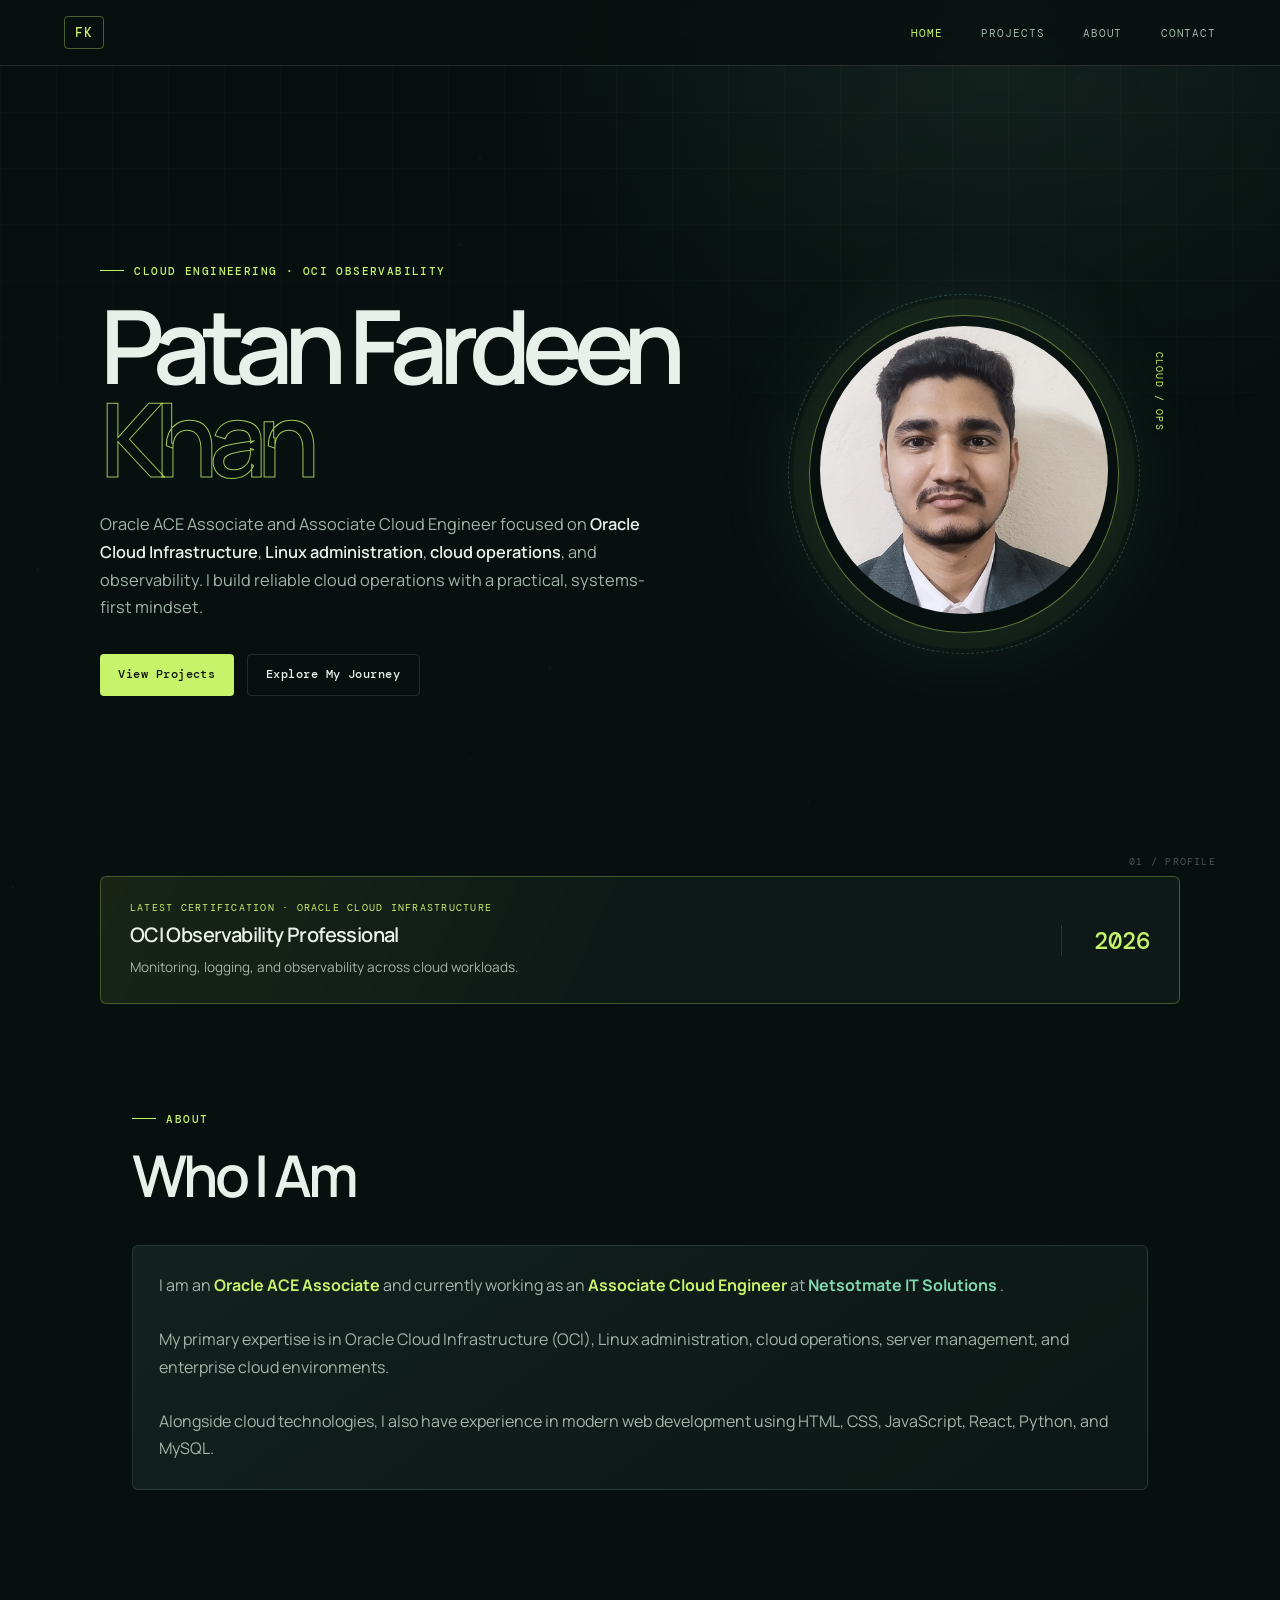
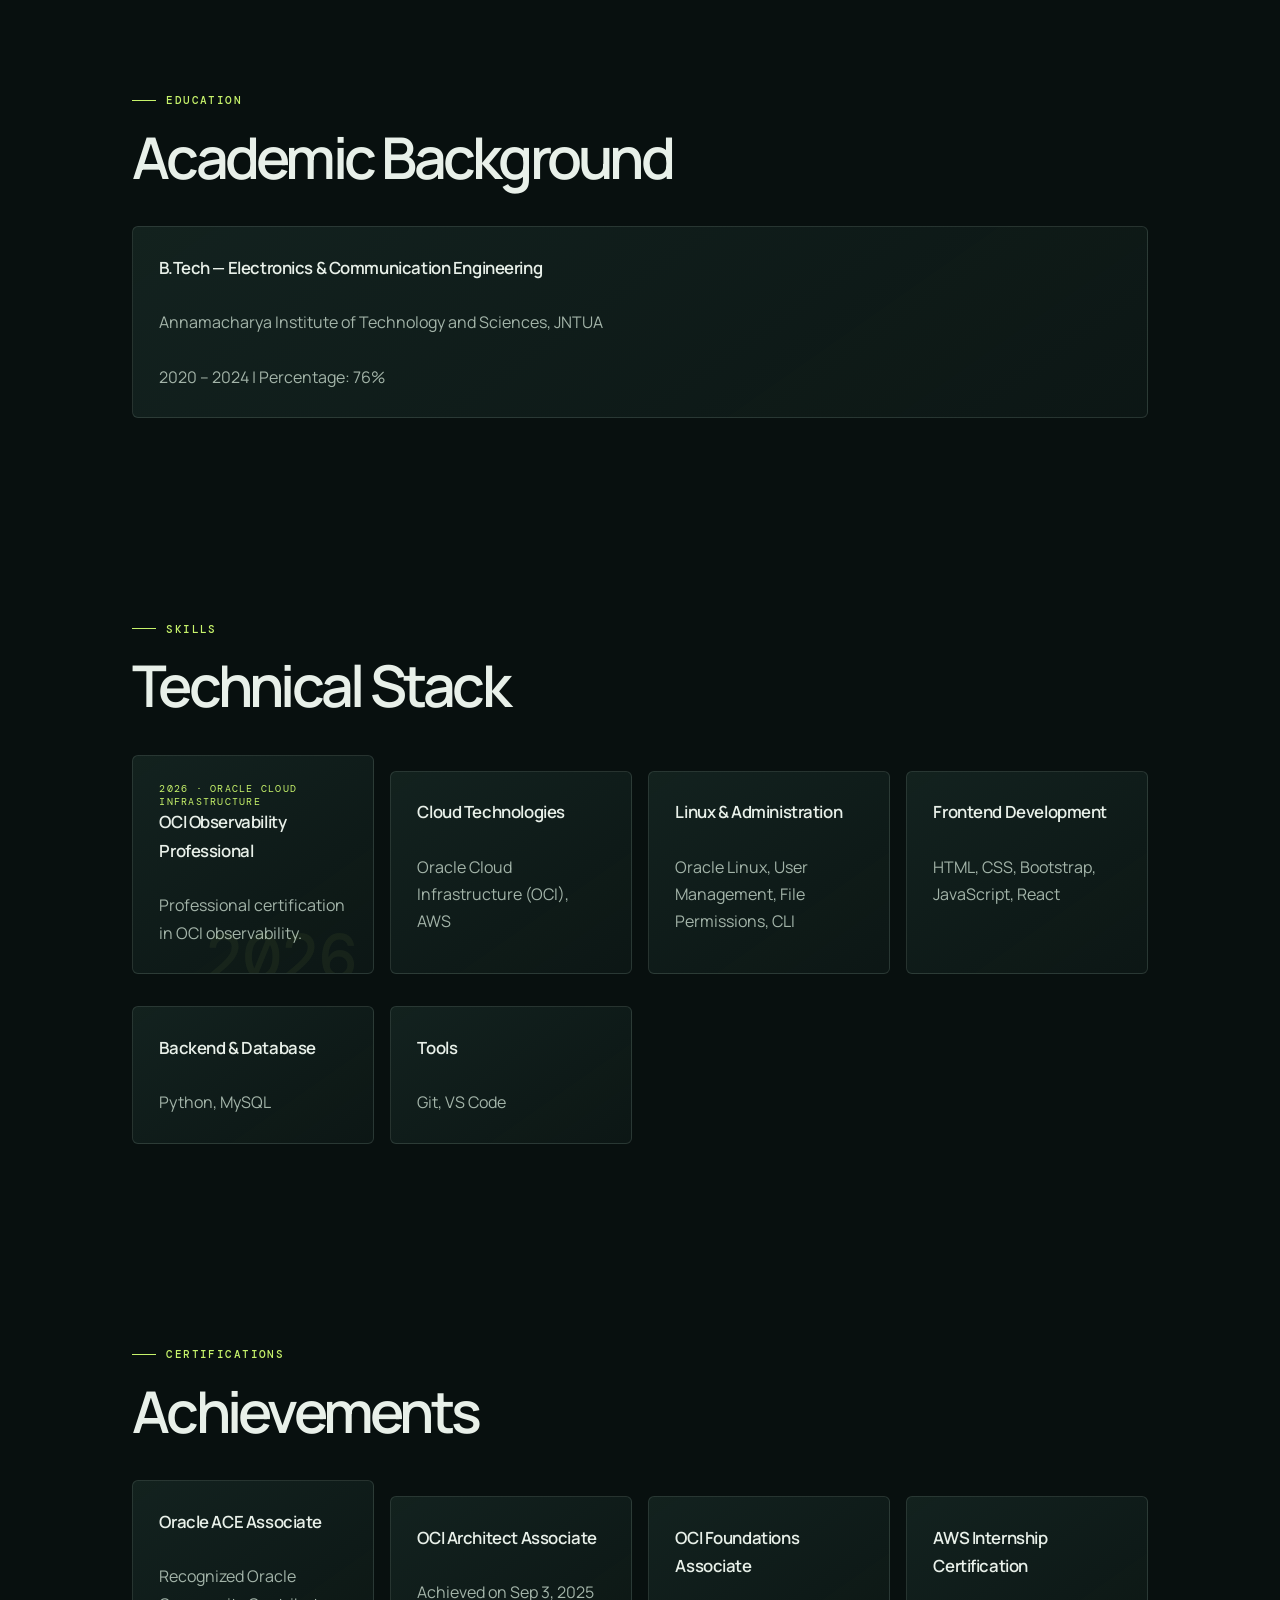
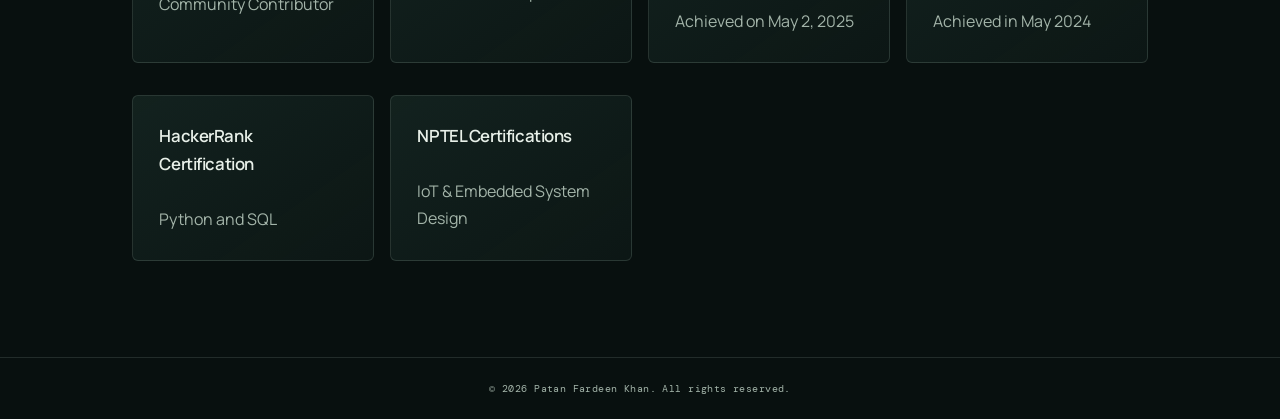
<file: index.html>
<!DOCTYPE html>
<html lang="en">
<head>
  <meta charset="UTF-8" />
  <meta name="viewport" content="width=device-width, initial-scale=1.0"/>

  <title>Patan Fardeen Khan | Cloud & Observability Engineer</title>

  <meta name="description" content="Portfolio of Patan Fardeen Khan, Oracle ACE Associate and Associate Cloud Engineer specializing in OCI, cloud operations, and observability.">
  <meta property="og:type" content="website">
  <meta property="og:title" content="Patan Fardeen Khan | Cloud & Observability Engineer">
  <meta property="og:description" content="Explore Patan Fardeen Khan’s cloud engineering projects, OCI certifications, and observability experience.">
  <meta property="og:url" content="https://patanfardeenkhan.github.io/FardeenKhan-Portfolio/">
  <meta property="og:image" content="https://patanfardeenkhan.github.io/FardeenKhan-Portfolio/images/profile-crop.png">

  <link rel="icon" href="images/icons8-portfolio-50.ico" type="image/x-icon">

  <link rel="preconnect" href="https://fonts.googleapis.com">
  <link rel="preconnect" href="https://fonts.gstatic.com" crossorigin>

  <link href="https://fonts.googleapis.com/css2?family=Syne:wght@400;600;700;800&family=DM+Sans:wght@300;400;500;700&display=swap" rel="stylesheet">

  <link rel="stylesheet" href="css/observability.css">
</head>

<body>

  <!-- PARTICLE BACKGROUND -->
  <canvas id="bg-canvas"></canvas>

  <!-- HEADER -->

  <header>

    <div class="nav-logo">
      FK
    </div>

    <nav>
      <a href="index.html" class="active">Home</a>
      <a href="projects.html">Projects</a>
      <a href="about.html">About</a>
      <a href="contact.html">Contact</a>
    </nav>

  </header>

  <main>

    <!-- HERO -->

    <section class="hero">

      <div class="hero-inner">

        <div class="hero-text reveal">

          <div class="section-label">
          CLOUD ENGINEERING · OCI OBSERVABILITY
          </div>

          <h1 class="hero-name">
            Patan Fardeen
            <span class="outline">
              Khan
            </span>
          </h1>

          <p class="hero-desc">

            Oracle ACE Associate and Associate Cloud Engineer focused on
            <strong>Oracle Cloud Infrastructure</strong>,
            <strong>Linux administration</strong>,
            <strong>cloud operations</strong>,
            and observability. I build reliable cloud operations with a
            practical, systems-first mindset.

          </p>

          <div class="hero-ctas">

            <a href="projects.html" class="btn-primary">
              View Projects
            </a>

            <a href="about.html" class="btn-outline">
              Explore My Journey
            </a>

          </div>

        </div>

        <!-- PROFILE -->

        <div class="hero-visual reveal">

          <div class="profile-wrap">

            <img
              src="images/profile-crop.png"
              alt="Patan Fardeen Khan"
              class="profile-pic"
            >

          </div>

        </div>

      </div>

    </section>

    <section class="credential-strip reveal" aria-label="Latest certification">
      <div>
        <div class="credential-kicker">Latest certification · Oracle Cloud Infrastructure</div>
        <h2>OCI Observability Professional</h2>
        <p>Monitoring, logging, and observability across cloud workloads.</p>
      </div>
      <div class="credential-year">2026</div>
    </section>

    <!-- ABOUT -->

    <section class="section reveal">

      <div class="section-label">
        About
      </div>

      <h2 class="section-title">
        Who I Am
      </h2>

      <div class="card">

        <p>

          I am an
          <strong style="color:var(--accent);">
            Oracle ACE Associate
          </strong>
          and currently working as an
          <strong style="color:var(--accent);">
            Associate Cloud Engineer
          </strong>
          at
          <strong style="color:var(--accent2);">
            Netsotmate IT Solutions
          </strong>.

        </p>

        <br>

        <p>

          My primary expertise is in
          Oracle Cloud Infrastructure (OCI),
          Linux administration,
          cloud operations,
          server management,
          and enterprise cloud environments.

        </p>

        <br>

        <p>

          Alongside cloud technologies,
          I also have experience in modern web development using
          HTML, CSS, JavaScript, React, Python, and MySQL.

        </p>

      </div>

    </section>

    <!-- EDUCATION -->

    <section class="section reveal">

      <div class="section-label">
        Education
      </div>

      <h2 class="section-title">
        Academic Background
      </h2>

      <div class="card">

        <h3>
          B.Tech — Electronics & Communication Engineering
        </h3>

        <br>

        <p>
          Annamacharya Institute of Technology and Sciences, JNTUA
        </p>

        <br>

        <p>
          2020 – 2024 | Percentage: 76%
        </p>

      </div>

    </section>

    <!-- SKILLS -->

    <section class="section reveal">

      <div class="section-label">
        Skills
      </div>

      <h2 class="section-title">
        Technical Stack
      </h2>

      <div class="project-grid">

        <div class="card credential-card">
          <div class="credential-kicker">2026 · Oracle Cloud Infrastructure</div>
          <h3>OCI Observability Professional</h3>
          <br>
          <p>Professional certification in OCI observability.</p>
        </div>

        <div class="card">
          <h3>Cloud Technologies</h3>
          <br>
          <p>Oracle Cloud Infrastructure (OCI), AWS</p>
        </div>

        <div class="card">
          <h3>Linux & Administration</h3>
          <br>
          <p>Oracle Linux, User Management, File Permissions, CLI</p>
        </div>

        <div class="card">
          <h3>Frontend Development</h3>
          <br>
          <p>HTML, CSS, Bootstrap, JavaScript, React</p>
        </div>

        <div class="card">
          <h3>Backend & Database</h3>
          <br>
          <p>Python, MySQL</p>
        </div>

        <div class="card">
          <h3>Tools</h3>
          <br>
          <p>Git, VS Code</p>
        </div>

      </div>

    </section>

    <!-- CERTIFICATIONS -->

    <section class="section reveal">

      <div class="section-label">
        Certifications
      </div>

      <h2 class="section-title">
        Achievements
      </h2>

      <div class="project-grid">

        <div class="card">
          <h3>Oracle ACE Associate</h3>
          <br>
          <p>Recognized Oracle Community Contributor</p>
        </div>

        <div class="card">
          <h3>OCI Architect Associate</h3>
          <br>
          <p>Achieved on Sep 3, 2025</p>
        </div>

        <div class="card">
          <h3>OCI Foundations Associate</h3>
          <br>
          <p>Achieved on May 2, 2025</p>
        </div>

        <div class="card">
          <h3>AWS Internship Certification</h3>
          <br>
          <p>Achieved in May 2024</p>
        </div>

        <div class="card">
          <h3>HackerRank Certification</h3>
          <br>
          <p>Python and SQL</p>
        </div>

        <div class="card">
          <h3>NPTEL Certifications</h3>
          <br>
          <p>IoT & Embedded System Design</p>
        </div>

      </div>

    </section>

  </main>

  <!-- FOOTER -->

  <footer>

    <p>
      &copy; 2026 Patan Fardeen Khan. All rights reserved.
    </p>

  </footer>

  <script src="js/script.js"></script>

</body>
</html>
</file>
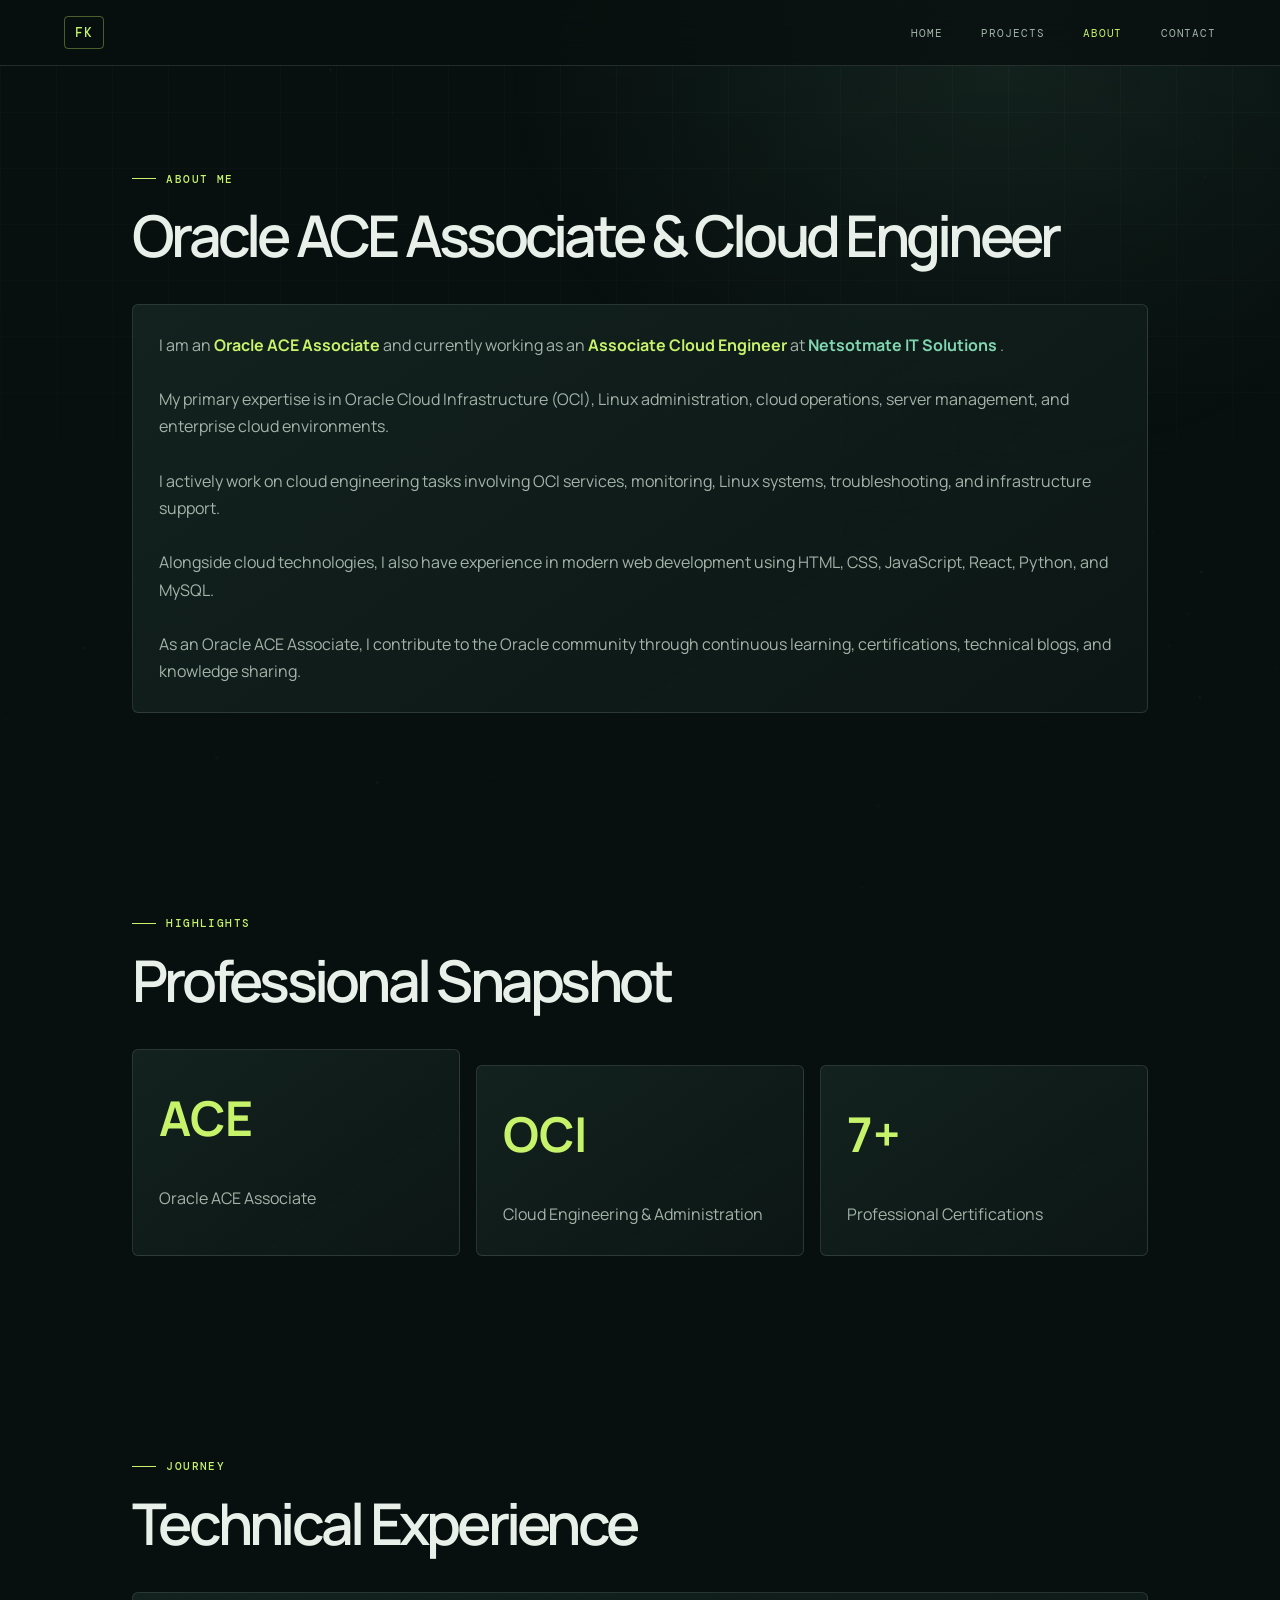
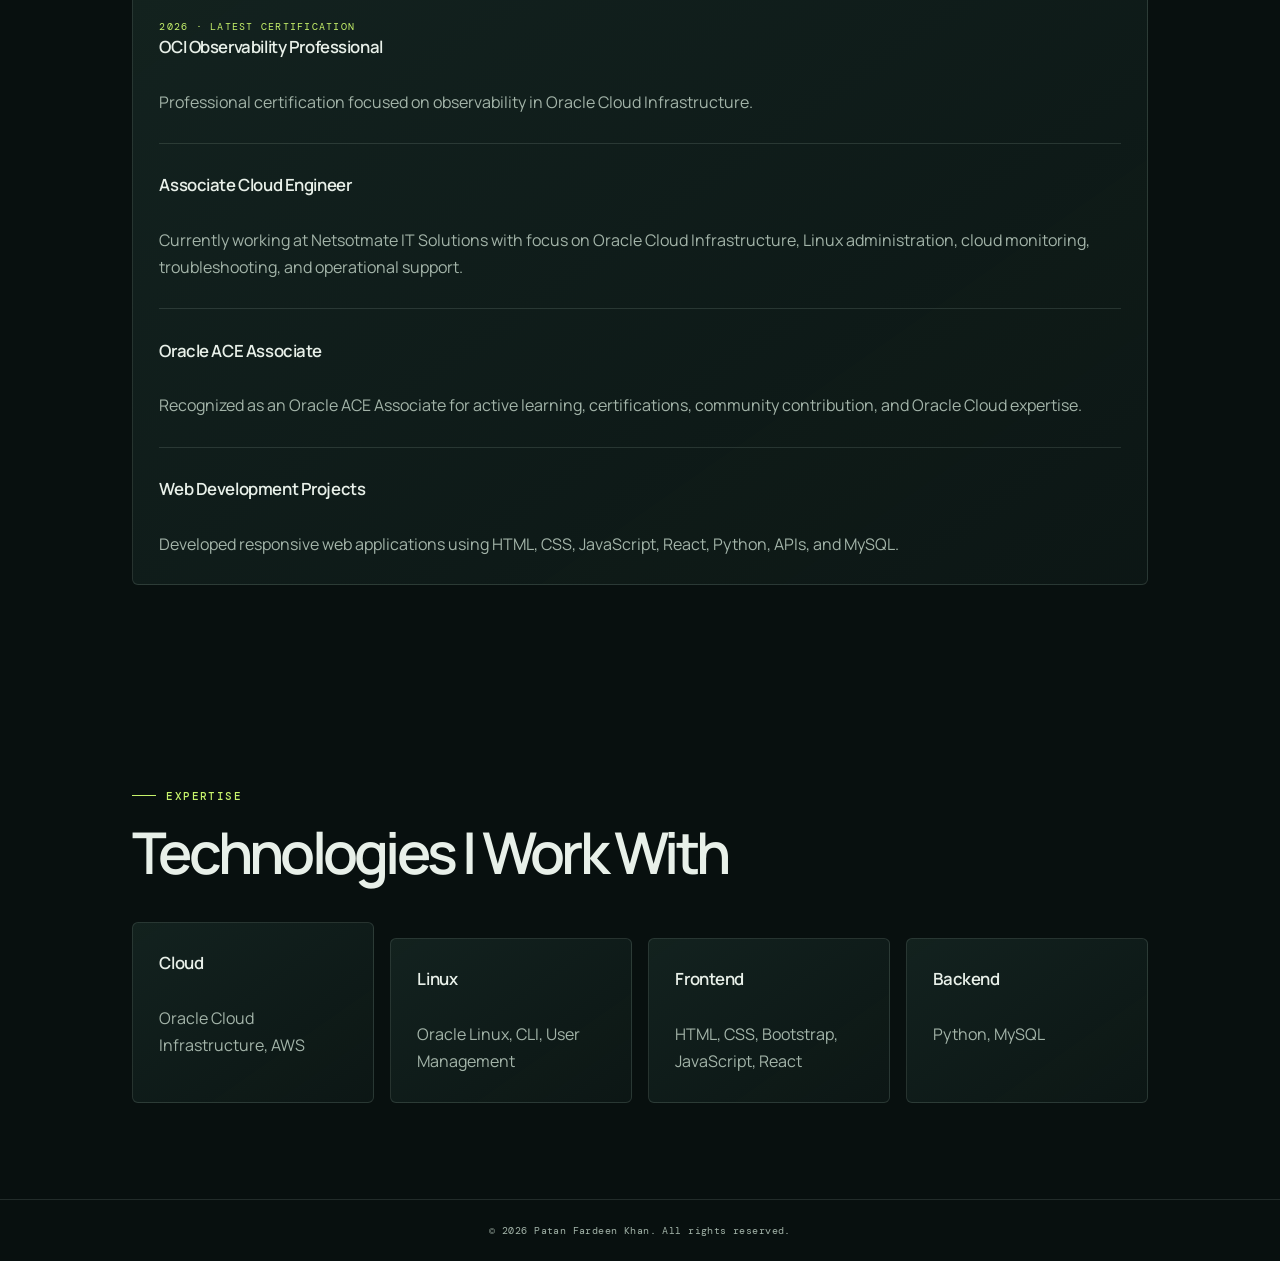
<file: about.html>
<!DOCTYPE html>
<html lang="en">

<head>

  <meta charset="UTF-8" />
  <meta name="viewport" content="width=device-width, initial-scale=1.0"/>

  <title>About | Patan Fardeen Khan</title>

  <link rel="icon" href="images/icons8-portfolio-50.ico">

  <link rel="preconnect" href="https://fonts.googleapis.com">
  <link rel="preconnect" href="https://fonts.gstatic.com" crossorigin>

  <link href="https://fonts.googleapis.com/css2?family=Syne:wght@400;600;700;800&family=DM+Sans:wght@300;400;500;700&display=swap" rel="stylesheet">

  <link rel="stylesheet" href="css/observability.css">

</head>

<body>

  <canvas id="bg-canvas"></canvas>

  <!-- HEADER -->

  <header>

    <div class="nav-logo">
      FK
    </div>

    <nav>
      <a href="index.html">Home</a>
      <a href="projects.html">Projects</a>
      <a href="about.html" class="active">About</a>
      <a href="contact.html">Contact</a>
    </nav>

  </header>

  <main>

    <!-- HERO -->

    <section class="section" style="padding-top:10rem;">

      <div class="section-label reveal">
        About Me
      </div>

      <h1 class="section-title reveal">
        Oracle ACE Associate & Cloud Engineer
      </h1>

      <div class="card reveal">

        <p>

          I am an
          <strong style="color:var(--accent);">
            Oracle ACE Associate
          </strong>
          and currently working as an
          <strong style="color:var(--accent);">
            Associate Cloud Engineer
          </strong>
          at
          <strong style="color:var(--accent2);">
            Netsotmate IT Solutions
          </strong>.

        </p>

        <br>

        <p>

          My primary expertise is in
          Oracle Cloud Infrastructure (OCI),
          Linux administration,
          cloud operations,
          server management,
          and enterprise cloud environments.

        </p>

        <br>

        <p>

          I actively work on cloud engineering tasks involving
          OCI services, monitoring, Linux systems,
          troubleshooting, and infrastructure support.

        </p>

        <br>

        <p>

          Alongside cloud technologies,
          I also have experience in modern web development using
          HTML, CSS, JavaScript, React, Python, and MySQL.

        </p>

        <br>

        <p>

          As an Oracle ACE Associate,
          I contribute to the Oracle community through
          continuous learning, certifications,
          technical blogs, and knowledge sharing.

        </p>

      </div>

    </section>

    <!-- STATS -->

    <section class="section reveal">

      <div class="section-label">
        Highlights
      </div>

      <h2 class="section-title">
        Professional Snapshot
      </h2>

      <div class="project-grid">

        <div class="card">

          <h2 style="font-size:3rem; color:var(--accent);">
            ACE
          </h2>

          <br>

          <p>
            Oracle ACE Associate
          </p>

        </div>

        <div class="card">

          <h2 style="font-size:3rem; color:var(--accent);">
            OCI
          </h2>

          <br>

          <p>
            Cloud Engineering & Administration
          </p>

        </div>

        <div class="card">

          <h2 style="font-size:3rem; color:var(--accent);">
            7+
          </h2>

          <br>

          <p>
            Professional Certifications
          </p>

        </div>

      </div>

    </section>

    <!-- JOURNEY -->

    <section class="section reveal">

      <div class="section-label">
        Journey
      </div>

      <h2 class="section-title">
        Technical Experience
      </h2>

      <div class="card">

        <div class="credential-kicker">2026 · Latest certification</div>
        <h3>OCI Observability Professional</h3>
        <br>
        <p>Professional certification focused on observability in Oracle Cloud Infrastructure.</p>
        <br>
        <hr>
        <br>

        <h3>
          Associate Cloud Engineer
        </h3>

        <br>

        <p>

          Currently working at Netsotmate IT Solutions
          with focus on Oracle Cloud Infrastructure,
          Linux administration, cloud monitoring,
          troubleshooting, and operational support.

        </p>

        <br>

        <hr style="border-color:var(--border);">

        <br>

        <h3>
          Oracle ACE Associate
        </h3>

        <br>

        <p>

          Recognized as an Oracle ACE Associate
          for active learning, certifications,
          community contribution, and Oracle Cloud expertise.

        </p>

        <br>

        <hr style="border-color:var(--border);">

        <br>

        <h3>
          Web Development Projects
        </h3>

        <br>

        <p>

          Developed responsive web applications
          using HTML, CSS, JavaScript, React,
          Python, APIs, and MySQL.

        </p>

      </div>

    </section>

    <!-- SKILLS -->

    <section class="section reveal">

      <div class="section-label">
        Expertise
      </div>

      <h2 class="section-title">
        Technologies I Work With
      </h2>

      <div class="project-grid">

        <div class="card">
          <h3>Cloud</h3>
          <br>
          <p>Oracle Cloud Infrastructure, AWS</p>
        </div>

        <div class="card">
          <h3>Linux</h3>
          <br>
          <p>Oracle Linux, CLI, User Management</p>
        </div>

        <div class="card">
          <h3>Frontend</h3>
          <br>
          <p>HTML, CSS, Bootstrap, JavaScript, React</p>
        </div>

        <div class="card">
          <h3>Backend</h3>
          <br>
          <p>Python, MySQL</p>
        </div>

      </div>

    </section>

  </main>

  <!-- FOOTER -->

  <footer>

    <p>
      &copy; 2026 Patan Fardeen Khan. All rights reserved.
    </p>

  </footer>

  <script src="js/script.js"></script>

</body>
</html>
</file>
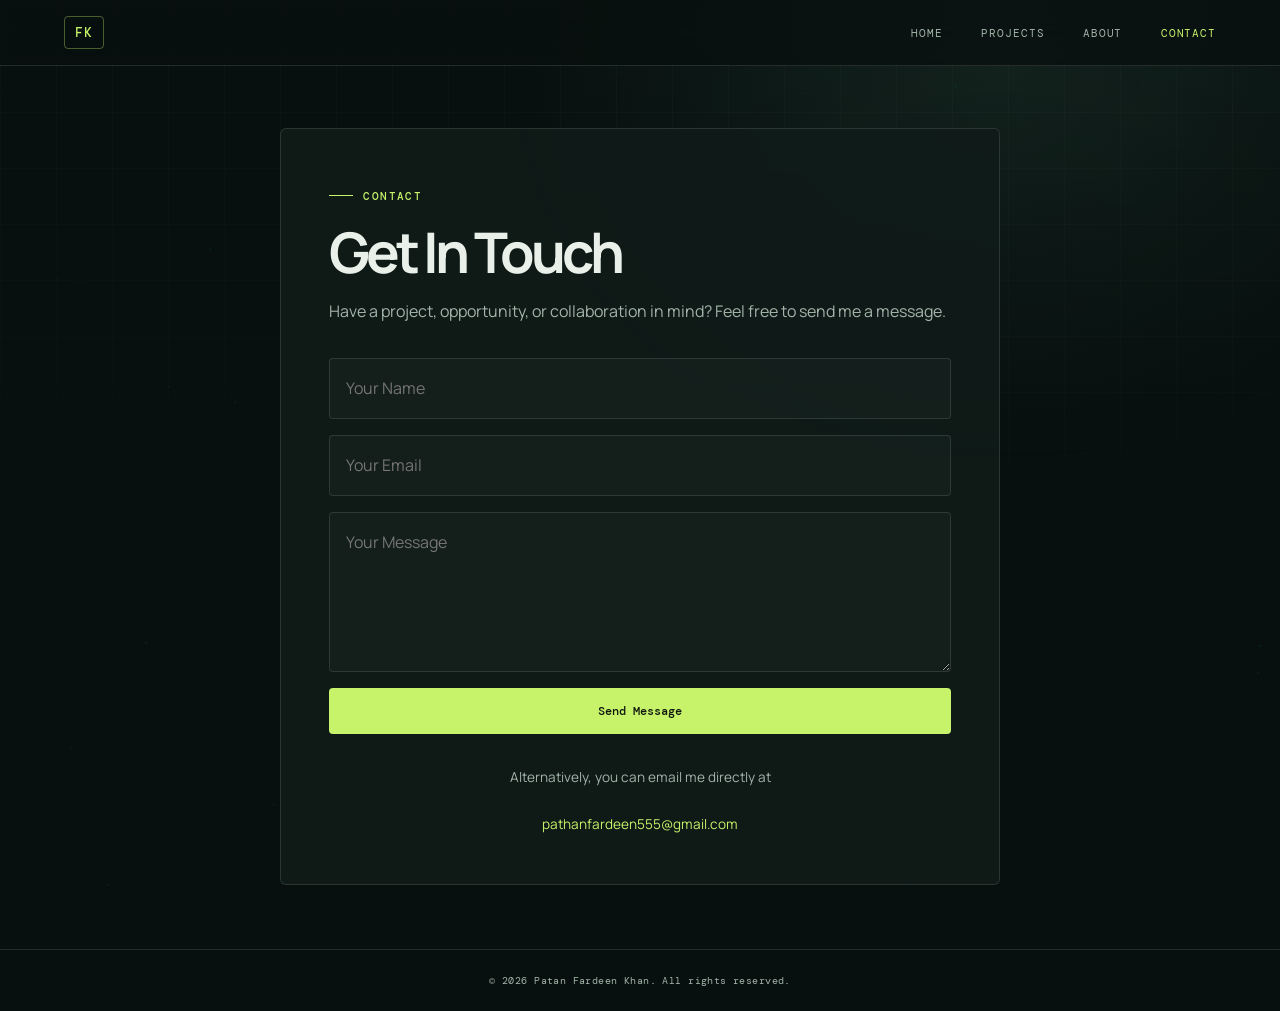
<file: contact.html>
<!DOCTYPE html>
<html lang="en">

<head>

  <meta charset="UTF-8" />
  <meta name="viewport" content="width=device-width, initial-scale=1.0"/>

  <title>Contact | Patan Fardeen Khan</title>

  <link rel="icon" href="images/icons8-portfolio-50.ico">

  <link rel="preconnect" href="https://fonts.googleapis.com">
  <link rel="preconnect" href="https://fonts.gstatic.com" crossorigin>

  <link href="https://fonts.googleapis.com/css2?family=Syne:wght@400;600;700;800&family=DM+Sans:wght@300;400;500;700&display=swap" rel="stylesheet">

  <link rel="stylesheet" href="css/observability.css">

</head>

<body>

  <canvas id="bg-canvas"></canvas>

  <!-- HEADER -->

  <header>

    <div class="nav-logo">
      FK
    </div>

    <nav>
      <a href="index.html">Home</a>
      <a href="projects.html">Projects</a>
      <a href="about.html">About</a>
      <a href="contact.html" class="active">Contact</a>
    </nav>

  </header>

  <!-- CONTACT SECTION -->

  <section class="contact-section">

    <div class="contact-wrapper reveal">

      <div class="contact-card">

        <div class="section-label">
          Contact
        </div>

        <h2>
          Get In Touch
        </h2>

        <p>
          Have a project, opportunity, or collaboration in mind?
          Feel free to send me a message.
        </p>

        <form id="contact-form" novalidate>

          <input
            id="name"
            type="text"
            name="name"
            placeholder="Your Name"
            required
          >

          <input
            id="email"
            type="email"
            name="email"
            placeholder="Your Email"
            required
          >

          <textarea
            id="message"
            name="message"
            placeholder="Your Message"
            required
          ></textarea>

          <button type="submit">
            Send Message
          </button>

        </form>

        <div
          id="form-feedback"
          aria-live="polite"
          class="form-feedback"
        ></div>

        <div class="contact-email">

          Alternatively, you can email me directly at

          <br><br>

          <a href="mailto:pathanfardeen555@gmail.com">
            pathanfardeen555@gmail.com
          </a>

        </div>

      </div>

    </div>

  </section>

  <footer>

    <p>
      &copy; 2026 Patan Fardeen Khan. All rights reserved.
    </p>

  </footer>

  <script src="js/script.js"></script>

</body>
</html>
</file>
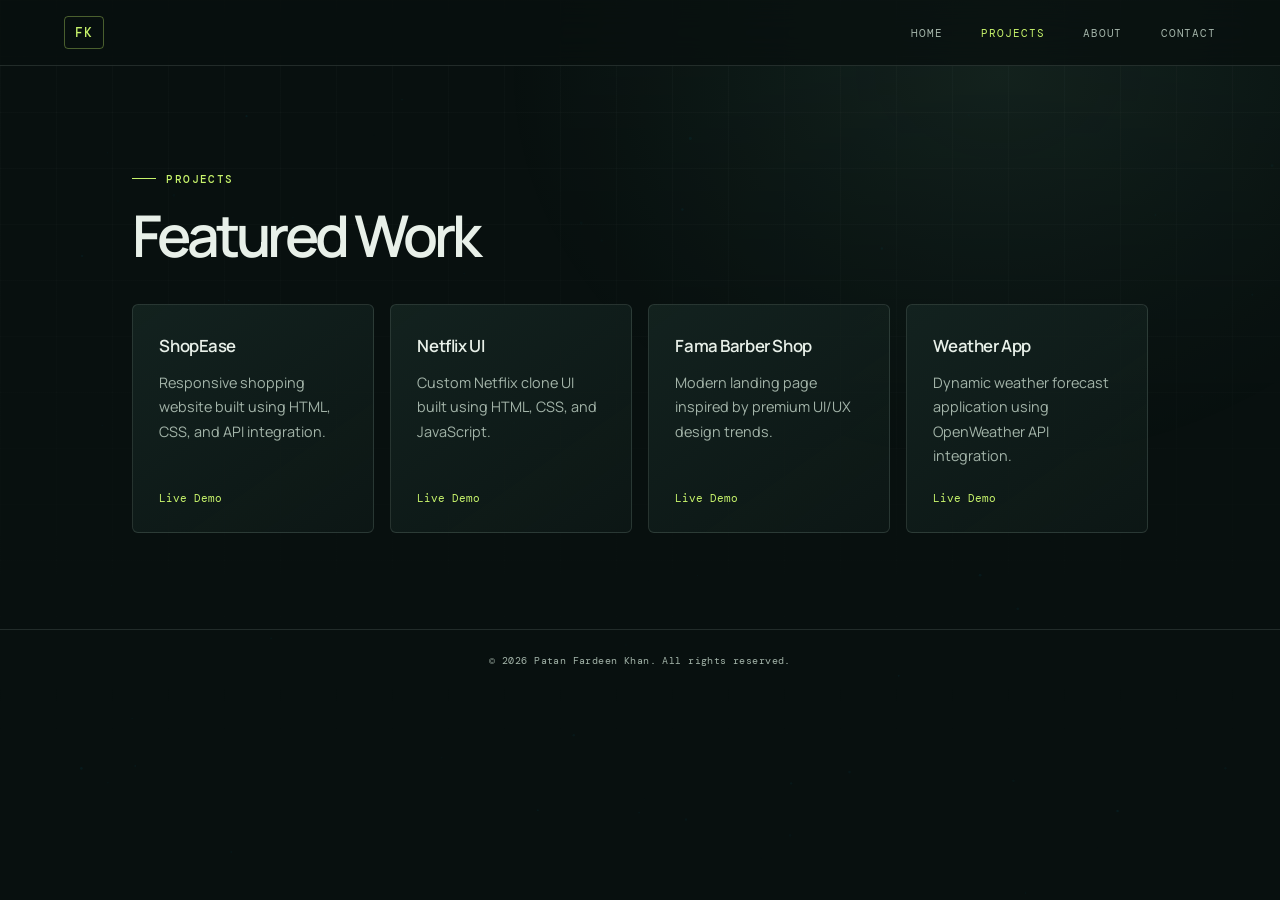
<file: projects.html>
<!DOCTYPE html>
<html lang="en">

<head>

  <meta charset="UTF-8">
  <meta name="viewport" content="width=device-width, initial-scale=1.0">

  <title>Projects | Patan Fardeen Khan</title>

  <link rel="icon" href="images/icons8-portfolio-50.ico">

  <!-- GOOGLE FONTS -->

  <link rel="preconnect" href="https://fonts.googleapis.com">
  <link rel="preconnect" href="https://fonts.gstatic.com" crossorigin>

  <link href="https://fonts.googleapis.com/css2?family=Syne:wght@400;600;700;800&family=DM+Sans:wght@300;400;500;700&display=swap" rel="stylesheet">

  <link rel="stylesheet" href="css/observability.css">

</head>

<body>

  <!-- PARTICLE BACKGROUND -->

  <canvas id="bg-canvas"></canvas>

  <!-- HEADER -->

  <header>

    <div class="nav-logo">
      FK
    </div>

    <nav>
      <a href="index.html">Home</a>
      <a href="projects.html" class="active">Projects</a>
      <a href="about.html">About</a>
      <a href="contact.html">Contact</a>
    </nav>

  </header>

  <main>

    <!-- PROJECT SECTION -->

    <section class="section" style="padding-top:10rem;">

      <div class="section-label reveal">
        Projects
      </div>

      <h1 class="section-title reveal">
        Featured Work
      </h1>

      <div class="project-grid reveal">

        <!-- PROJECT 1 -->

        <div class="project-card">

          <h3>
            ShopEase
          </h3>

          <p>
            Responsive shopping website built using
            HTML, CSS, and API integration.
          </p>

          <div class="project-links">

            <a
              href="https://patanfardeenkhan.github.io/Shop-ease/"
              target="_blank"
            >
              Live Demo
            </a>

          </div>

        </div>

        <!-- PROJECT 2 -->

        <div class="project-card">

          <h3>
            Netflix UI
          </h3>

          <p>
            Custom Netflix clone UI built using
            HTML, CSS, and JavaScript.
          </p>

          <div class="project-links">

            <a
              href="https://patanfardeenkhan.github.io/Netflix-Ui/"
              target="_blank"
            >
              Live Demo
            </a>

          </div>

        </div>

        <!-- PROJECT 3 -->

        <div class="project-card">

          <h3>
            Fama Barber Shop
          </h3>

          <p>
            Modern landing page inspired by
            premium UI/UX design trends.
          </p>

          <div class="project-links">

            <a
              href="https://fama-barber-site.vercel.app/"
              target="_blank"
            >
              Live Demo
            </a>

          </div>

        </div>

        <!-- PROJECT 4 -->

        <div class="project-card">

          <h3>
            Weather App
          </h3>

          <p>
            Dynamic weather forecast application
            using OpenWeather API integration.
          </p>

          <div class="project-links">

            <a
              href="https://patanfardeenkhan.github.io/weather-app/"
              target="_blank"
            >
              Live Demo
            </a>

          </div>

        </div>

      </div>

    </section>

  </main>

  <!-- FOOTER -->

  <footer>

    <p>
      &copy; 2026 Patan Fardeen Khan. All rights reserved.
    </p>

  </footer>

  <script src="js/script.js"></script>

</body>

</html>
</file>
<file: css/observability.css>
@import url('https://fonts.googleapis.com/css2?family=DM+Mono:wght@400;500&family=Manrope:wght@400;500;600;700;800&display=swap');

:root{--bg:#08100f;--panel:#101c1a;--panel2:#142320;--line:rgba(211,237,222,.13);--ink:#e8f0e9;--muted:#a3b4a9;--lime:#c7f36b;--mint:#80d6b0;--orange:#ff9d5c;--display:'Manrope',sans-serif;--mono:'DM Mono',monospace;--card:rgba(16,28,26,.88);--border:var(--line);--accent:var(--lime);--accent2:var(--mint)}
*{box-sizing:border-box;margin:0;padding:0}html{scroll-behavior:smooth}body{min-height:100vh;background:var(--bg);color:var(--ink);font:16px/1.7 var(--display);overflow-x:hidden}body:before{content:"";position:fixed;inset:0;pointer-events:none;z-index:0;background:radial-gradient(ellipse at 78% 8%,rgba(128,214,176,.10),transparent 35%),linear-gradient(rgba(232,240,233,.025) 1px,transparent 1px),linear-gradient(90deg,rgba(232,240,233,.025) 1px,transparent 1px);background-size:auto,56px 56px,56px 56px;mask-image:linear-gradient(to bottom,black,transparent 85%)}
#bg-canvas{position:fixed;inset:0;width:100%;height:100%;z-index:0;opacity:.12;pointer-events:none}header{position:fixed;inset:0 0 auto;z-index:10;display:flex;align-items:center;justify-content:space-between;padding:1rem max(5vw,24px);background:rgba(8,16,15,.78);backdrop-filter:blur(18px);border-bottom:1px solid var(--line)}.nav-logo{font:500 .8rem var(--mono);letter-spacing:.1em;color:var(--lime);border:1px solid rgba(199,243,107,.35);padding:.45rem .6rem;border-radius:4px}nav{display:flex;gap:clamp(1rem,3vw,2.5rem)}nav a{font:400 .7rem var(--mono);letter-spacing:.08em;text-transform:uppercase;text-decoration:none;color:var(--muted);transition:color .2s}nav a:hover,nav a.active{color:var(--lime)}main{position:relative;z-index:1}.section{position:relative;z-index:1;width:min(1080px,100%);margin:auto;padding:6rem 2rem}.section-label{display:inline-flex;align-items:center;gap:.65rem;color:var(--lime);font:500 .68rem var(--mono);letter-spacing:.13em;text-transform:uppercase;margin-bottom:1.15rem}.section-label:before{content:"";width:24px;height:1px;background:currentColor}.section-title{font-size:clamp(2rem,5vw,3.6rem);font-weight:600;letter-spacing:-.065em;line-height:1.08;margin-bottom:2.4rem}
.hero{min-height:100svh;display:flex;align-items:center;justify-content:center;padding:8rem 2rem 5rem;position:relative}.hero:after{content:"01 / PROFILE";position:absolute;right:max(5vw,24px);bottom:2rem;color:rgba(232,240,233,.3);font: .65rem var(--mono);letter-spacing:.12em}.hero-inner{width:min(1080px,100%);display:grid;grid-template-columns:1.15fr .85fr;gap:4rem;align-items:center}.hero-text{position:relative}.hero-name{font-size:clamp(3.5rem,8vw,7rem);line-height:.91;letter-spacing:-.09em;font-weight:600;margin:.2rem 0 1.6rem}.hero-name .outline{display:block;color:transparent;-webkit-text-stroke:1px rgba(199,243,107,.8)}.hero-desc{max-width:560px;color:var(--muted);font-size:1.02rem;margin-bottom:2rem}.hero-desc strong{color:var(--ink);font-weight:600}.hero-ctas{display:flex;gap:.8rem;flex-wrap:wrap}.btn-primary,.btn-outline{display:inline-flex;align-items:center;justify-content:center;padding:.78rem 1.15rem;border-radius:4px;text-decoration:none;font:500 .72rem var(--mono);letter-spacing:.04em;transition:.2s}.btn-primary{background:var(--lime);color:#10170d}.btn-primary:hover{background:#dcffa0;transform:translateY(-2px)}.btn-outline{border:1px solid var(--line);color:var(--ink)}.btn-outline:hover{border-color:var(--lime);color:var(--lime)}.hero-visual{display:flex;justify-content:center;align-items:center;position:relative;min-height:410px}.profile-wrap{position:relative;width:min(310px,70vw);aspect-ratio:1;border:1px solid rgba(199,243,107,.45);padding:10px;border-radius:50%;box-shadow:0 0 0 16px rgba(199,243,107,.035),0 0 100px rgba(128,214,176,.12)}.profile-wrap:before{content:"CLOUD / OPS";position:absolute;right:-48px;top:36px;color:var(--lime);font: .6rem var(--mono);letter-spacing:.12em;writing-mode:vertical-rl}.profile-wrap:after{content:"";position:absolute;inset:-22px;border:1px dashed rgba(128,214,176,.25);border-radius:50%;animation:spin 48s linear infinite}.profile-pic{width:100%;height:100%;object-fit:cover;border-radius:50%;filter:saturate(.82)}
.credential-strip{position:relative;z-index:1;width:min(1080px,calc(100% - 4rem));margin:-1.5rem auto 0;display:grid;grid-template-columns:1fr auto;gap:2rem;align-items:center;padding:1.5rem 1.8rem;border:1px solid rgba(199,243,107,.28);background:linear-gradient(115deg,rgba(199,243,107,.09),rgba(16,28,26,.82) 50%);border-radius:6px}.credential-kicker{font: .65rem var(--mono);letter-spacing:.12em;text-transform:uppercase;color:var(--lime)}.credential-strip h2{font-size:1.25rem;letter-spacing:-.03em;font-weight:600;margin:.25rem 0}.credential-strip p{color:var(--muted);font-size:.85rem}.credential-year{border-left:1px solid var(--line);padding-left:2rem;color:var(--lime);font:500 1.5rem var(--mono)}
.card,.project-card{background:linear-gradient(145deg,rgba(20,35,32,.94),rgba(13,24,22,.85));border:1px solid var(--line);border-radius:6px;padding:1.65rem;transition:border-color .25s,transform .25s}.card:hover,.project-card:hover{border-color:rgba(199,243,107,.4);transform:translateY(-3px)}.card p,.project-card p{color:var(--muted)}.card h3,.project-card h3{font-size:1.05rem;font-weight:600;letter-spacing:-.025em}.project-grid{display:grid;grid-template-columns:repeat(auto-fit,minmax(230px,1fr));gap:1rem}.project-card{display:flex;flex-direction:column;min-height:210px}.project-card p{margin:.65rem 0 1.4rem;font-size:.9rem}.project-links{margin-top:auto;display:flex;gap:1rem}.project-links a{color:var(--lime);font: .68rem var(--mono);text-decoration:none}.project-links a:hover{text-decoration:underline}.section .card+.card{margin-top:1rem}hr{border:0;border-top:1px solid var(--line)}.credential-card{position:relative;overflow:hidden}.credential-card:after{content:"2026";position:absolute;right:1rem;bottom:-1.6rem;font:500 4rem var(--mono);color:rgba(199,243,107,.055)}
.contact-section{min-height:100vh;display:flex;align-items:center;justify-content:center;padding:8rem 2rem 4rem;position:relative;z-index:1}.contact-wrapper{width:100%;max-width:720px}.contact-card{background:var(--card);border:1px solid var(--line);border-radius:6px;padding:clamp(1.5rem,5vw,3rem)}.contact-card h2{font-size:clamp(2rem,5vw,3.5rem);letter-spacing:-.07em;line-height:1.1;margin-bottom:1rem}.contact-card>p{color:var(--muted);margin-bottom:2rem}form{display:flex;flex-direction:column;gap:1rem}input,textarea{width:100%;background:rgba(255,255,255,.025);border:1px solid var(--line);padding:1rem;border-radius:4px;color:var(--ink);font:inherit;outline:none;transition:border-color .2s}input:focus,textarea:focus{border-color:var(--lime)}textarea{min-height:160px;resize:vertical}button{background:var(--lime);color:#10170d;border:0;padding:.95rem;border-radius:4px;font:500 .76rem var(--mono);cursor:pointer;transition:.2s}button:hover{background:#dcffa0}.form-feedback{margin-top:1rem;text-align:center}.contact-email{margin-top:2rem;text-align:center;color:var(--muted);font-size:.85rem}.contact-email a{color:var(--lime);text-decoration:none}.contact-email a:hover{text-decoration:underline}
footer{position:relative;z-index:1;border-top:1px solid var(--line);padding:1.5rem 2rem;text-align:center;color:var(--muted);font:.65rem var(--mono);letter-spacing:.04em}.reveal{opacity:0;transform:translateY(20px);transition:opacity .7s ease,transform .7s ease}.reveal.visible{opacity:1;transform:translateY(0)}@keyframes spin{to{transform:rotate(360deg)}}
@media(max-width:760px){header{padding:.85rem 1.1rem}nav{gap:.8rem}nav a{font-size:.61rem}.hero{padding:7rem 1.4rem 4rem;min-height:auto}.hero-inner{grid-template-columns:1fr;gap:2rem;text-align:center}.hero-text{grid-row:1}.hero-visual{grid-row:2;min-height:290px}.hero-name{font-size:clamp(3.4rem,16vw,6rem)}.hero-desc{margin-inline:auto}.hero-ctas{justify-content:center}.profile-wrap{width:220px}.section{padding:4rem 1.35rem}.credential-strip{width:calc(100% - 2.7rem);grid-template-columns:1fr auto;gap:1rem;padding:1.2rem}.credential-year{padding-left:1rem}.project-grid{grid-template-columns:1fr 1fr}.hero:after{display:none}}
@media(max-width:480px){nav{gap:.55rem}nav a{font-size:.55rem;letter-spacing:.04em}.project-grid{grid-template-columns:1fr}.credential-strip h2{font-size:1rem}.credential-strip p{font-size:.76rem}.credential-year{font-size:1.2rem}.profile-wrap{width:190px}.section-title{margin-bottom:1.7rem}}
@media(prefers-reduced-motion:reduce){*,*:before,*:after{scroll-behavior:auto!important;animation-duration:.01ms!important;transition-duration:.01ms!important}}
</file>
